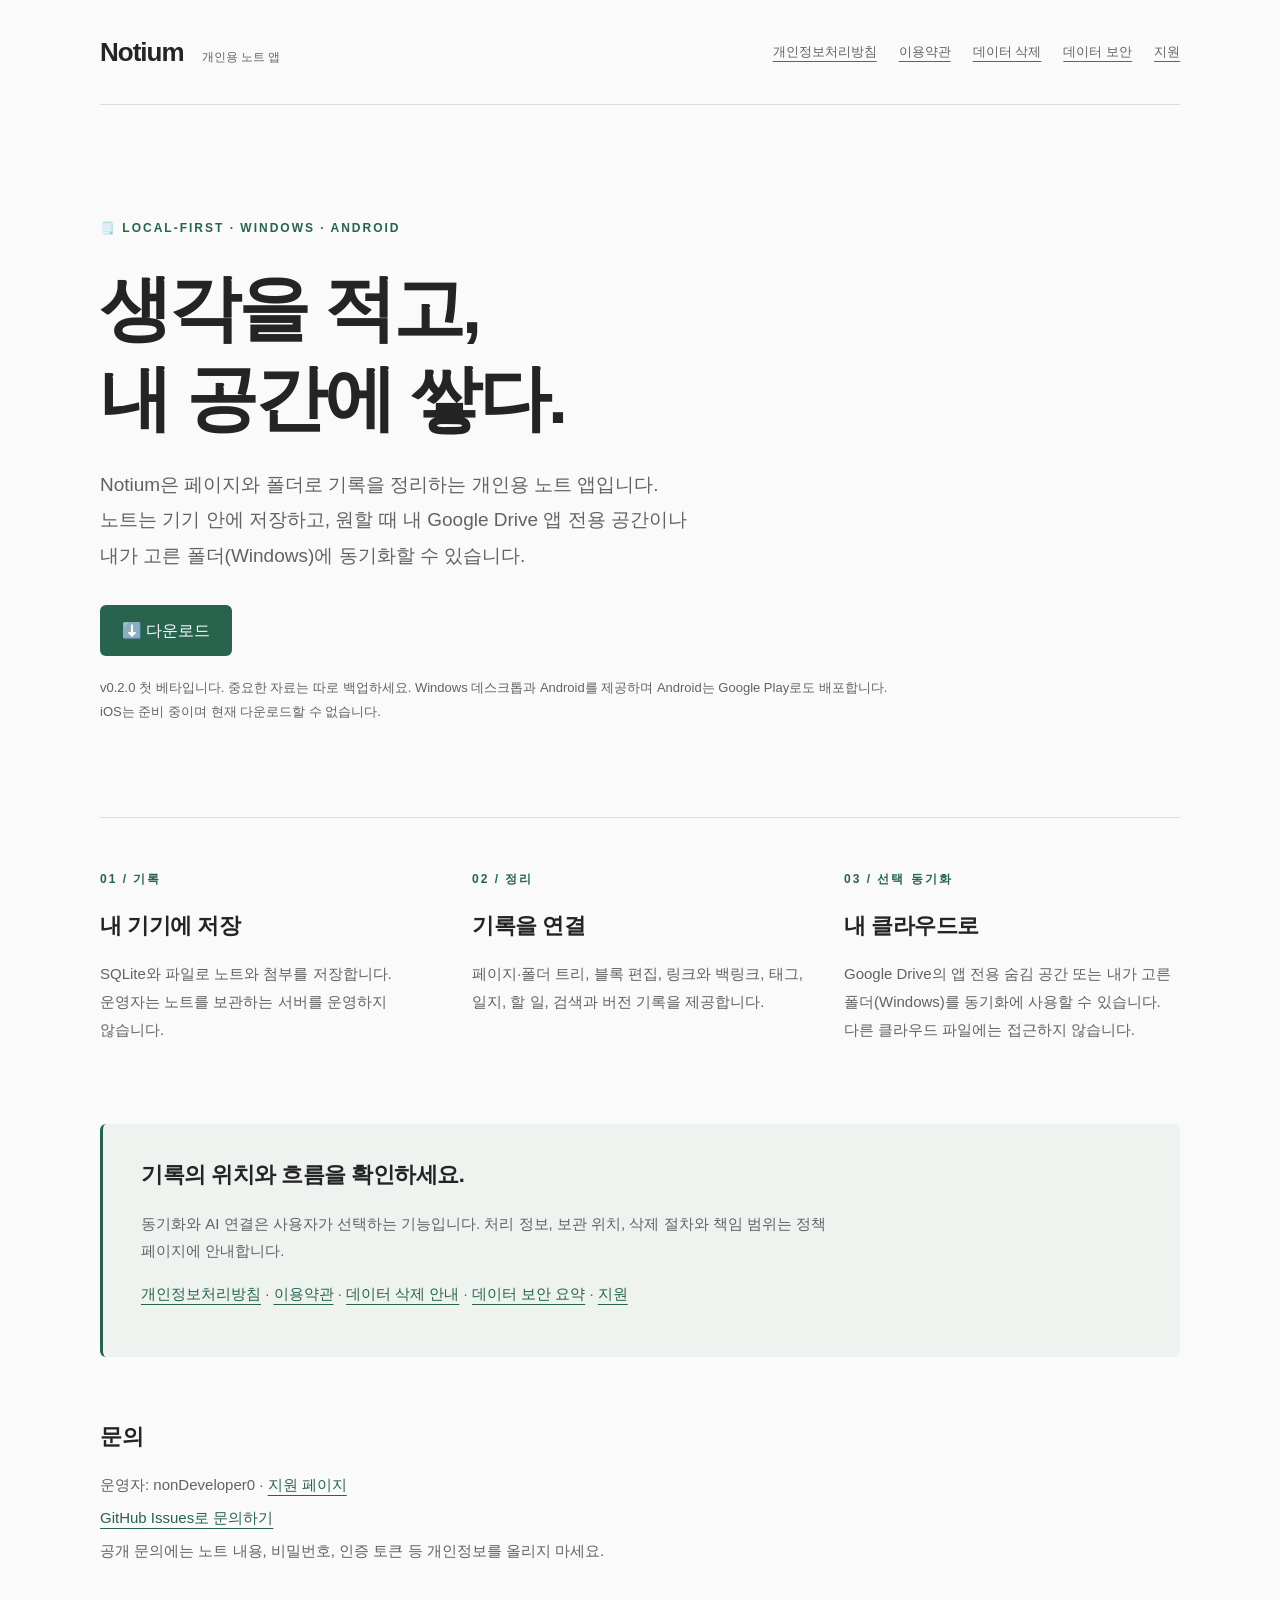
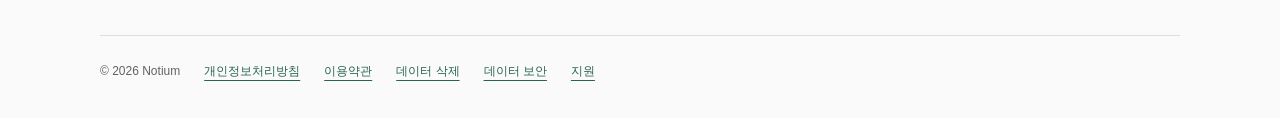
<file: index.html>
<!doctype html>
<html lang="ko">
  <head>
    <meta charset="utf-8" />
    <meta name="viewport" content="width=device-width, initial-scale=1" />
    <meta name="description" content="Notium은 기록을 기기 안에 보관하는 개인용 로컬 우선 노트 앱입니다." />
    <title>Notium — 내 기록의 자리</title>
    <link rel="stylesheet" href="style.css" />
  </head>
  <body>
    <a class="skip" href="#main">본문으로 이동</a>
    <header>
      <a class="brand" href="./">Notium<span>개인용 노트 앱</span></a>
      <nav aria-label="주 메뉴">
        <a href="privacy.html">개인정보처리방침</a><a href="terms.html">이용약관</a><a href="data-deletion.html">데이터 삭제</a><a href="data-safety.html">데이터 보안</a><a href="support.html">지원</a>
      </nav>
    </header>
    <main id="main">
      <section class="hero">
        <p class="eyebrow">🗒️ LOCAL-FIRST · WINDOWS · ANDROID</p>
        <h1>생각을 적고,<br />내 공간에 쌓다.</h1>
        <p class="lead">Notium은 페이지와 폴더로 기록을 정리하는 개인용 노트 앱입니다. 노트는 기기 안에 저장하고, 원할 때 내 Google Drive 앱 전용 공간이나 내가 고른 폴더(Windows)에 동기화할 수 있습니다.</p>
        <a class="button" href="https://github.com/nonDeveloper0/Notium-releases/releases/latest">⬇️ 다운로드</a>
        <p class="status">v0.2.0 첫 베타입니다. 중요한 자료는 따로 백업하세요. Windows 데스크톱과 Android를 제공하며 Android는 Google Play로도 배포합니다. iOS는 준비 중이며 현재 다운로드할 수 없습니다.</p>
      </section>
      <section class="features" aria-label="주요 기능">
        <article><p class="number">01 / 기록</p><h2>내 기기에 저장</h2><p>SQLite와 파일로 노트와 첨부를 저장합니다. 운영자는 노트를 보관하는 서버를 운영하지 않습니다.</p></article>
        <article><p class="number">02 / 정리</p><h2>기록을 연결</h2><p>페이지·폴더 트리, 블록 편집, 링크와 백링크, 태그, 일지, 할 일, 검색과 버전 기록을 제공합니다.</p></article>
        <article><p class="number">03 / 선택 동기화</p><h2>내 클라우드로</h2><p>Google Drive의 앱 전용 숨김 공간 또는 내가 고른 폴더(Windows)를 동기화에 사용할 수 있습니다. 다른 클라우드 파일에는 접근하지 않습니다.</p></article>
      </section>
      <section class="notice">
        <h2>기록의 위치와 흐름을 확인하세요.</h2>
        <p>동기화와 AI 연결은 사용자가 선택하는 기능입니다. 처리 정보, 보관 위치, 삭제 절차와 책임 범위는 정책 페이지에 안내합니다.</p>
        <p><a href="privacy.html">개인정보처리방침</a> · <a href="terms.html">이용약관</a> · <a href="data-deletion.html">데이터 삭제 안내</a> · <a href="data-safety.html">데이터 보안 요약</a> · <a href="support.html">지원</a></p>
      </section>
      <section class="contact">
        <h2>문의</h2><p>운영자: nonDeveloper0 · <a href="support.html">지원 페이지</a></p>
        <p><a href="https://github.com/nonDeveloper0/Notium-releases/issues">GitHub Issues로 문의하기</a></p>
        <p class="muted">공개 문의에는 노트 내용, 비밀번호, 인증 토큰 등 개인정보를 올리지 마세요.</p>
      </section>
    </main>
    <footer><span>© 2026 Notium</span><a href="privacy.html">개인정보처리방침</a><a href="terms.html">이용약관</a><a href="data-deletion.html">데이터 삭제</a><a href="data-safety.html">데이터 보안</a><a href="support.html">지원</a></footer>
  </body>
</html>
</file>
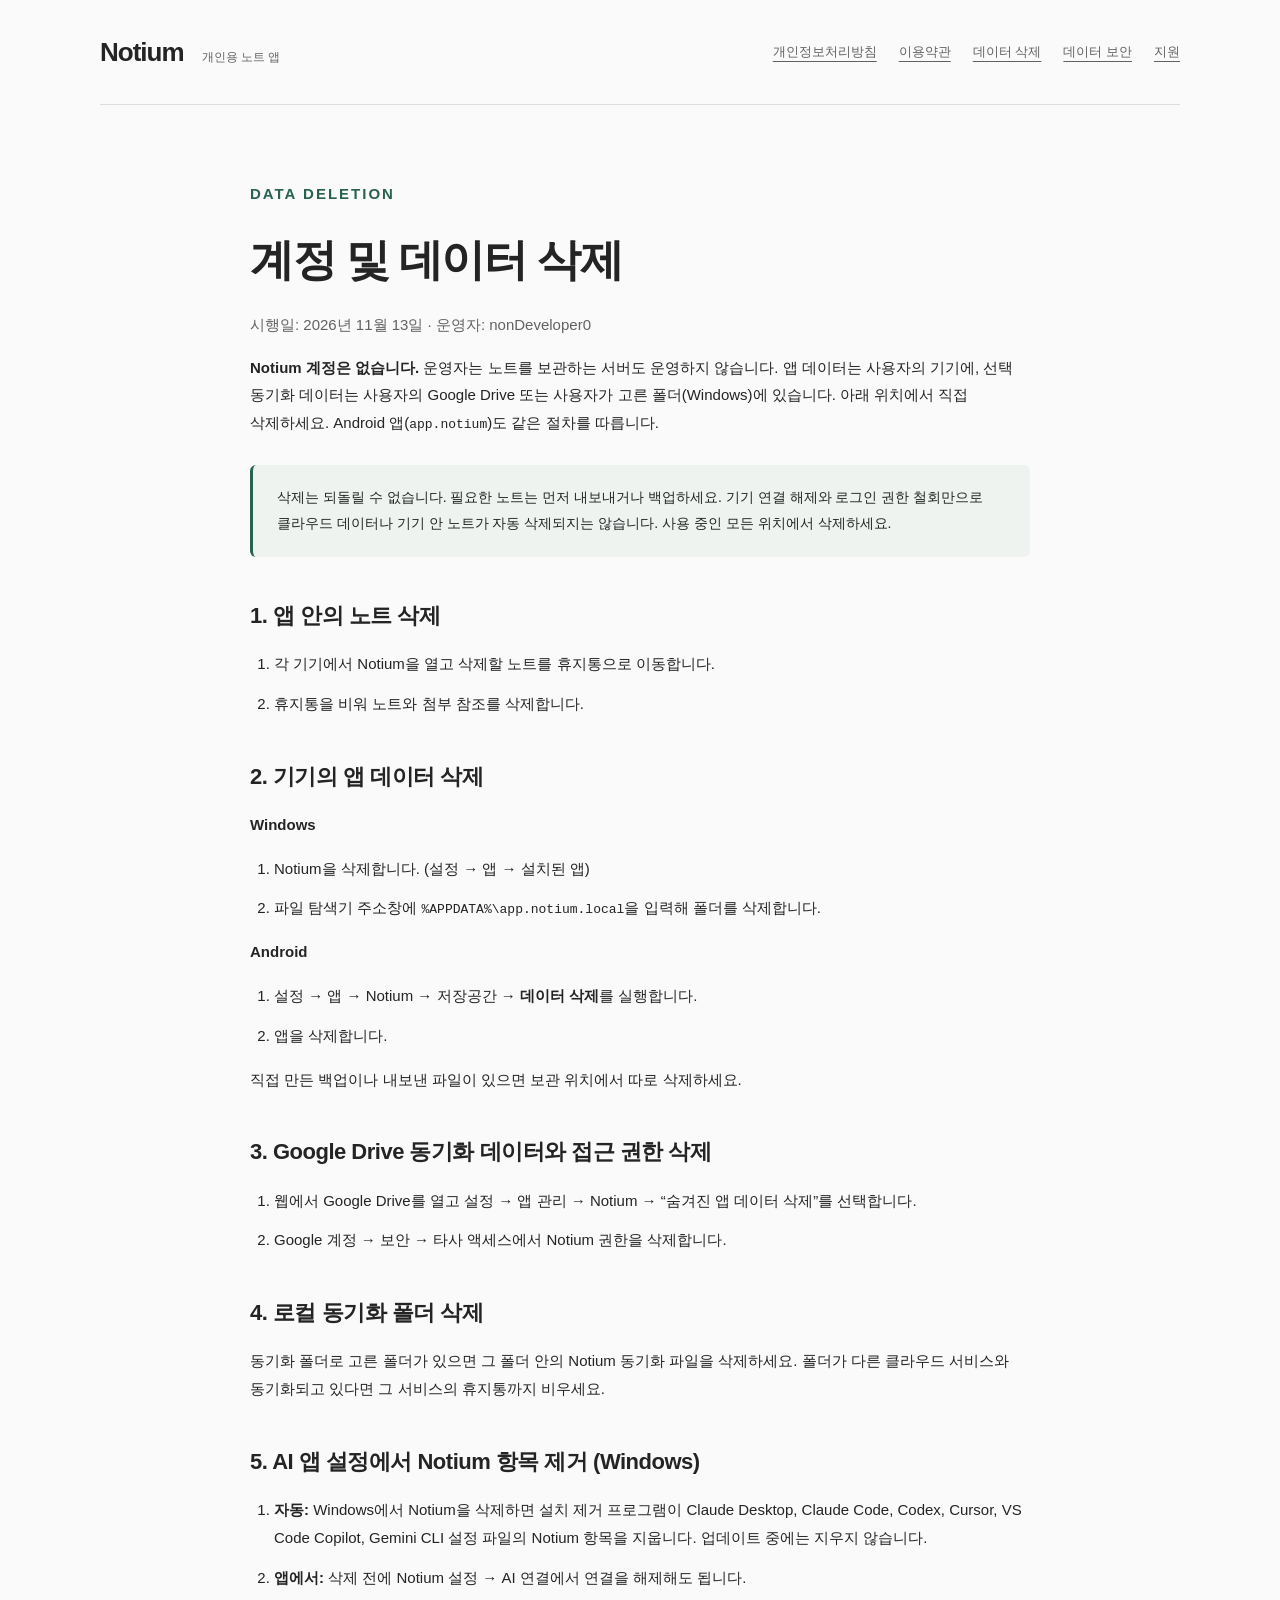
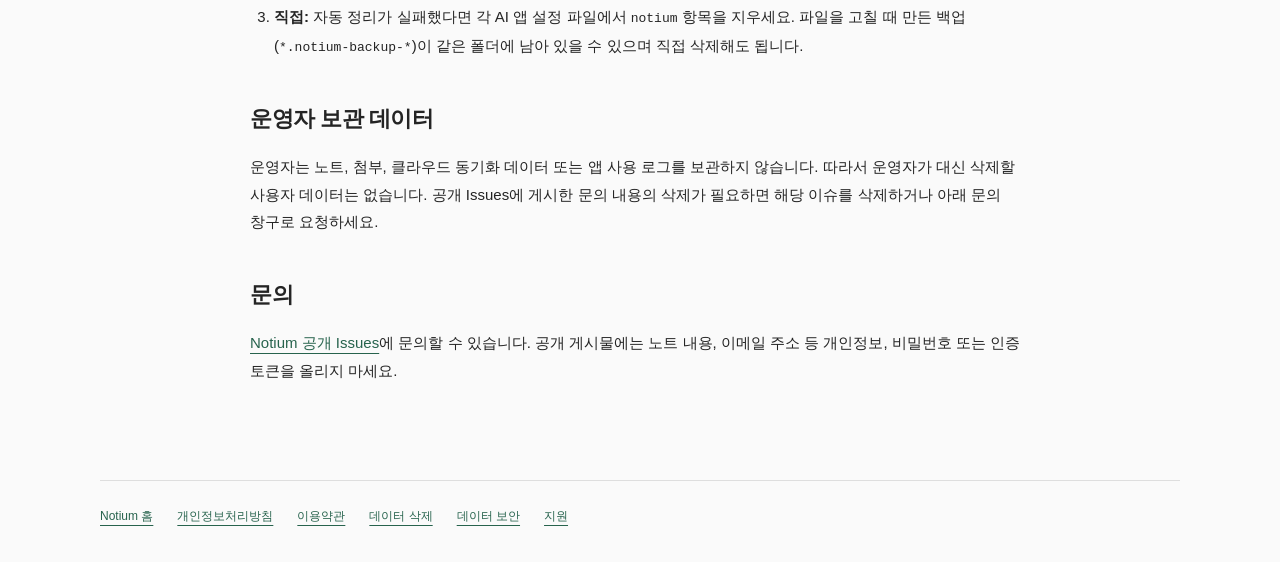
<file: data-deletion.html>
<!doctype html>
<html lang="ko">
  <head><meta charset="utf-8" /><meta name="viewport" content="width=device-width, initial-scale=1" /><title>계정 및 데이터 삭제 — Notium</title><link rel="stylesheet" href="style.css" /></head>
  <body>
    <a class="skip" href="#main">본문으로 이동</a>
    <header><a class="brand" href="./">Notium<span>개인용 노트 앱</span></a><nav aria-label="주 메뉴"><a href="privacy.html">개인정보처리방침</a><a href="terms.html">이용약관</a><a href="data-deletion.html" aria-current="page">데이터 삭제</a><a href="data-safety.html">데이터 보안</a><a href="support.html">지원</a></nav></header>
    <main id="main" class="document">
      <p class="eyebrow">DATA DELETION</p><h1>계정 및 데이터 삭제</h1><p class="muted">시행일: 2026년 11월 13일 · 운영자: nonDeveloper0</p>
      <p><strong>Notium 계정은 없습니다.</strong> 운영자는 노트를 보관하는 서버도 운영하지 않습니다. 앱 데이터는 사용자의 기기에, 선택 동기화 데이터는 사용자의 Google Drive 또는 사용자가 고른 폴더(Windows)에 있습니다. 아래 위치에서 직접 삭제하세요. Android 앱(<code>app.notium</code>)도 같은 절차를 따릅니다.</p>
      <aside>삭제는 되돌릴 수 없습니다. 필요한 노트는 먼저 내보내거나 백업하세요. 기기 연결 해제와 로그인 권한 철회만으로 클라우드 데이터나 기기 안 노트가 자동 삭제되지는 않습니다. 사용 중인 모든 위치에서 삭제하세요.</aside>
      <h2>1. 앱 안의 노트 삭제</h2><ol><li>각 기기에서 Notium을 열고 삭제할 노트를 휴지통으로 이동합니다.</li><li>휴지통을 비워 노트와 첨부 참조를 삭제합니다.</li></ol>
      <h2>2. 기기의 앱 데이터 삭제</h2>
      <p><strong>Windows</strong></p>
      <ol><li>Notium을 삭제합니다. (설정 → 앱 → 설치된 앱)</li><li>파일 탐색기 주소창에 <code>%APPDATA%\app.notium.local</code>을 입력해 폴더를 삭제합니다.</li></ol>
      <p><strong>Android</strong></p>
      <ol><li>설정 → 앱 → Notium → 저장공간 → <strong>데이터 삭제</strong>를 실행합니다.</li><li>앱을 삭제합니다.</li></ol>
      <p>직접 만든 백업이나 내보낸 파일이 있으면 보관 위치에서 따로 삭제하세요.</p>
      <h2>3. Google Drive 동기화 데이터와 접근 권한 삭제</h2><ol><li>웹에서 Google Drive를 열고 설정 → 앱 관리 → Notium → “숨겨진 앱 데이터 삭제”를 선택합니다.</li><li>Google 계정 → 보안 → 타사 액세스에서 Notium 권한을 삭제합니다.</li></ol>
      <h2>4. 로컬 동기화 폴더 삭제</h2><p>동기화 폴더로 고른 폴더가 있으면 그 폴더 안의 Notium 동기화 파일을 삭제하세요. 폴더가 다른 클라우드 서비스와 동기화되고 있다면 그 서비스의 휴지통까지 비우세요.</p>
      <h2>5. AI 앱 설정에서 Notium 항목 제거 (Windows)</h2>
      <ol><li><strong>자동:</strong> Windows에서 Notium을 삭제하면 설치 제거 프로그램이 Claude Desktop, Claude Code, Codex, Cursor, VS Code Copilot, Gemini CLI 설정 파일의 Notium 항목을 지웁니다. 업데이트 중에는 지우지 않습니다.</li><li><strong>앱에서:</strong> 삭제 전에 Notium 설정 → AI 연결에서 연결을 해제해도 됩니다.</li><li><strong>직접:</strong> 자동 정리가 실패했다면 각 AI 앱 설정 파일에서 <code>notium</code> 항목을 지우세요. 파일을 고칠 때 만든 백업(<code>*.notium-backup-*</code>)이 같은 폴더에 남아 있을 수 있으며 직접 삭제해도 됩니다.</li></ol>
      <h2>운영자 보관 데이터</h2><p>운영자는 노트, 첨부, 클라우드 동기화 데이터 또는 앱 사용 로그를 보관하지 않습니다. 따라서 운영자가 대신 삭제할 사용자 데이터는 없습니다. 공개 Issues에 게시한 문의 내용의 삭제가 필요하면 해당 이슈를 삭제하거나 아래 문의 창구로 요청하세요.</p>
      <h2>문의</h2><p><a href="https://github.com/nonDeveloper0/Notium-releases/issues">Notium 공개 Issues</a>에 문의할 수 있습니다. 공개 게시물에는 노트 내용, 이메일 주소 등 개인정보, 비밀번호 또는 인증 토큰을 올리지 마세요.</p>
    </main>
    <footer><a href="./">Notium 홈</a><a href="privacy.html">개인정보처리방침</a><a href="terms.html">이용약관</a><a href="data-deletion.html">데이터 삭제</a><a href="data-safety.html">데이터 보안</a><a href="support.html">지원</a></footer>
  </body>
</html>
</file>
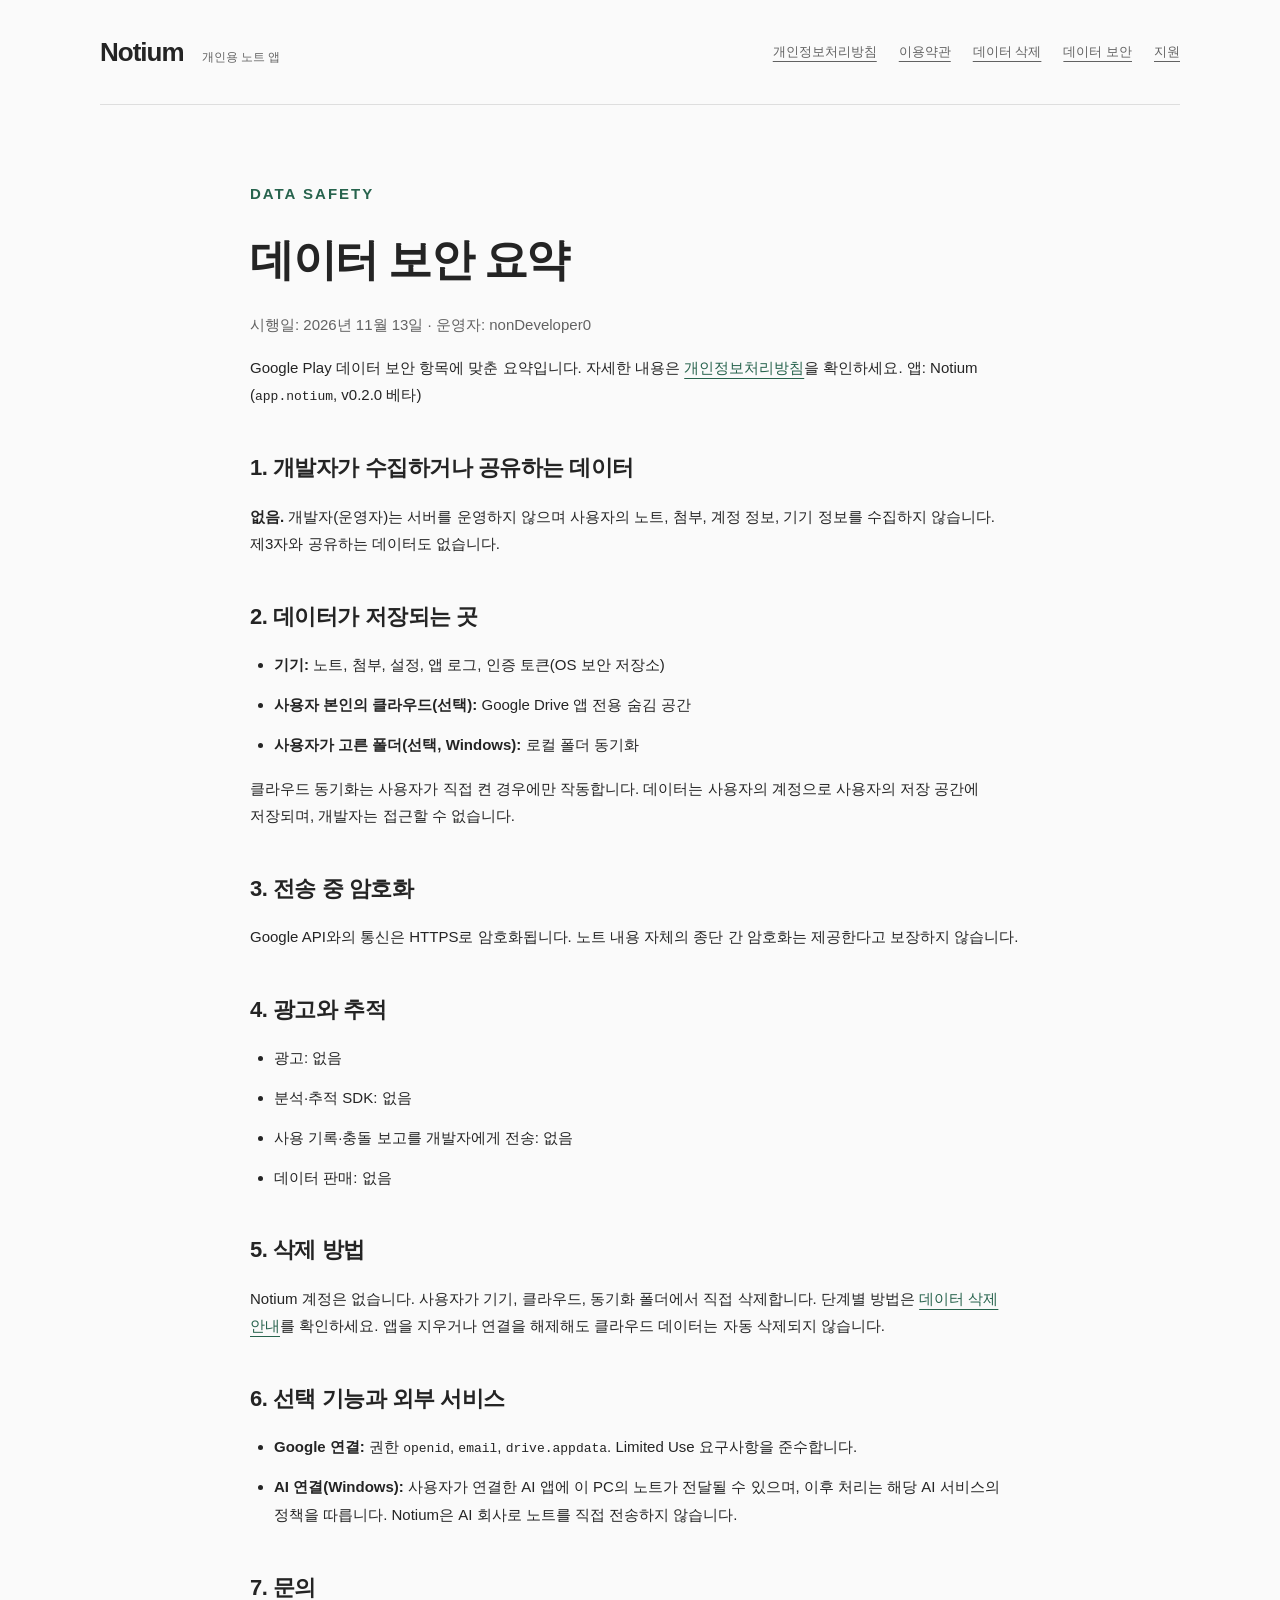
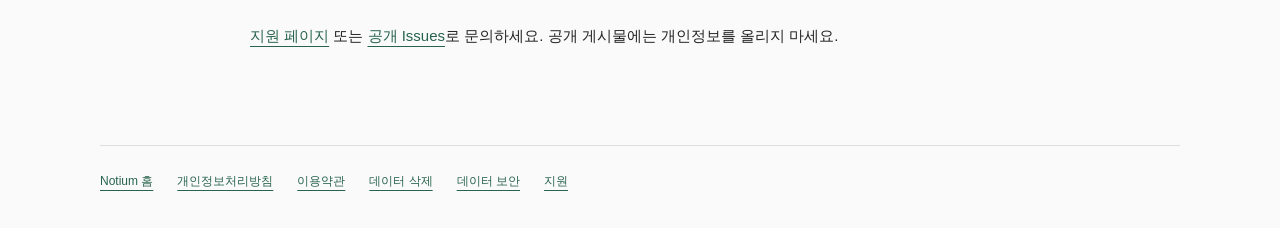
<file: data-safety.html>
<!doctype html>
<html lang="ko">
  <head><meta charset="utf-8" /><meta name="viewport" content="width=device-width, initial-scale=1" /><title>데이터 보안 요약 — Notium</title><link rel="stylesheet" href="style.css" /></head>
  <body>
    <a class="skip" href="#main">본문으로 이동</a>
    <header><a class="brand" href="./">Notium<span>개인용 노트 앱</span></a><nav aria-label="주 메뉴"><a href="privacy.html">개인정보처리방침</a><a href="terms.html">이용약관</a><a href="data-deletion.html">데이터 삭제</a><a href="data-safety.html" aria-current="page">데이터 보안</a><a href="support.html">지원</a></nav></header>
    <main id="main" class="document">
      <p class="eyebrow">DATA SAFETY</p><h1>데이터 보안 요약</h1><p class="muted">시행일: 2026년 11월 13일 · 운영자: nonDeveloper0</p>
      <p>Google Play 데이터 보안 항목에 맞춘 요약입니다. 자세한 내용은 <a href="privacy.html">개인정보처리방침</a>을 확인하세요. 앱: Notium (<code>app.notium</code>, v0.2.0 베타)</p>
      <h2>1. 개발자가 수집하거나 공유하는 데이터</h2>
      <p><strong>없음.</strong> 개발자(운영자)는 서버를 운영하지 않으며 사용자의 노트, 첨부, 계정 정보, 기기 정보를 수집하지 않습니다. 제3자와 공유하는 데이터도 없습니다.</p>
      <h2>2. 데이터가 저장되는 곳</h2>
      <ul>
        <li><strong>기기:</strong> 노트, 첨부, 설정, 앱 로그, 인증 토큰(OS 보안 저장소)</li>
        <li><strong>사용자 본인의 클라우드(선택):</strong> Google Drive 앱 전용 숨김 공간</li>
        <li><strong>사용자가 고른 폴더(선택, Windows):</strong> 로컬 폴더 동기화</li>
      </ul>
      <p>클라우드 동기화는 사용자가 직접 켠 경우에만 작동합니다. 데이터는 사용자의 계정으로 사용자의 저장 공간에 저장되며, 개발자는 접근할 수 없습니다.</p>
      <h2>3. 전송 중 암호화</h2>
      <p>Google API와의 통신은 HTTPS로 암호화됩니다. 노트 내용 자체의 종단 간 암호화는 제공한다고 보장하지 않습니다.</p>
      <h2>4. 광고와 추적</h2>
      <ul><li>광고: 없음</li><li>분석·추적 SDK: 없음</li><li>사용 기록·충돌 보고를 개발자에게 전송: 없음</li><li>데이터 판매: 없음</li></ul>
      <h2>5. 삭제 방법</h2>
      <p>Notium 계정은 없습니다. 사용자가 기기, 클라우드, 동기화 폴더에서 직접 삭제합니다. 단계별 방법은 <a href="data-deletion.html">데이터 삭제 안내</a>를 확인하세요. 앱을 지우거나 연결을 해제해도 클라우드 데이터는 자동 삭제되지 않습니다.</p>
      <h2>6. 선택 기능과 외부 서비스</h2>
      <ul><li><strong>Google 연결:</strong> 권한 <code>openid</code>, <code>email</code>, <code>drive.appdata</code>. Limited Use 요구사항을 준수합니다.</li><li><strong>AI 연결(Windows):</strong> 사용자가 연결한 AI 앱에 이 PC의 노트가 전달될 수 있으며, 이후 처리는 해당 AI 서비스의 정책을 따릅니다. Notium은 AI 회사로 노트를 직접 전송하지 않습니다.</li></ul>
      <h2>7. 문의</h2><p><a href="support.html">지원 페이지</a> 또는 <a href="https://github.com/nonDeveloper0/Notium-releases/issues">공개 Issues</a>로 문의하세요. 공개 게시물에는 개인정보를 올리지 마세요.</p>
    </main>
    <footer><a href="./">Notium 홈</a><a href="privacy.html">개인정보처리방침</a><a href="terms.html">이용약관</a><a href="data-deletion.html">데이터 삭제</a><a href="data-safety.html">데이터 보안</a><a href="support.html">지원</a></footer>
  </body>
</html>
</file>
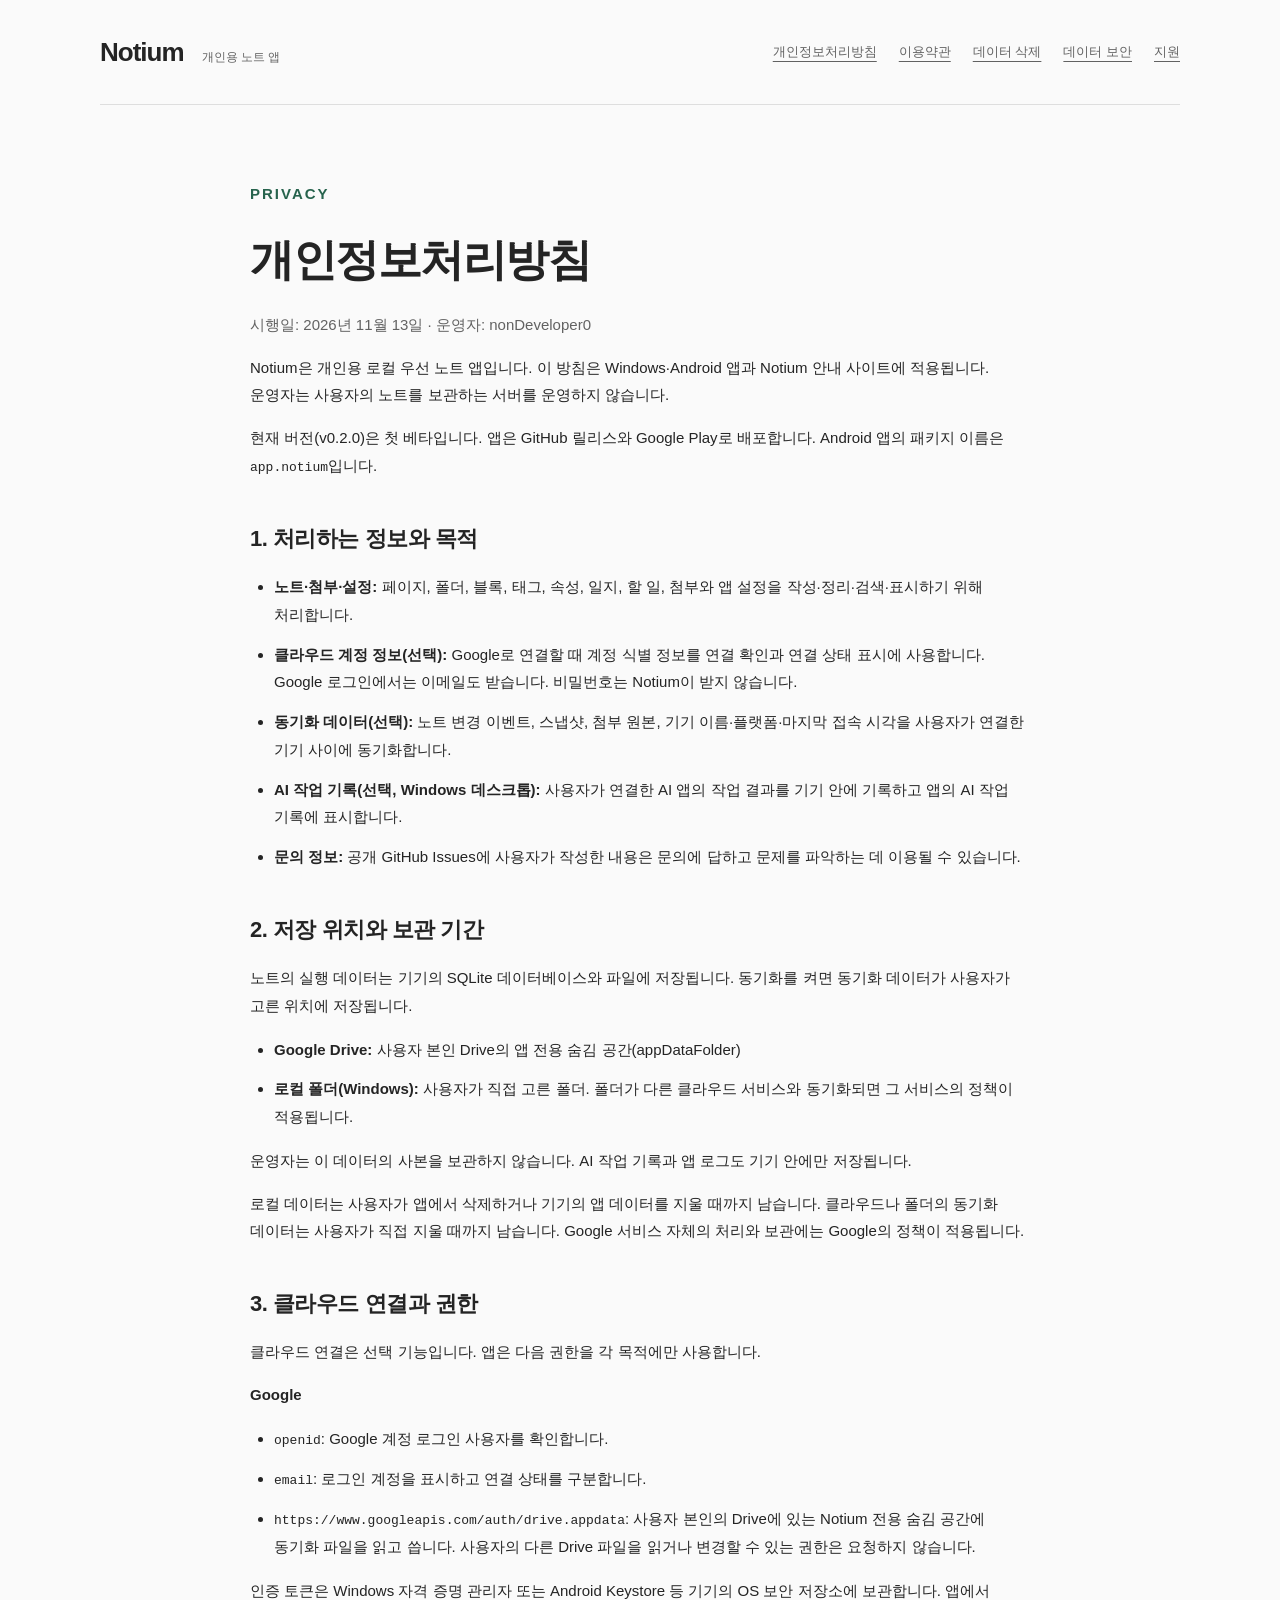
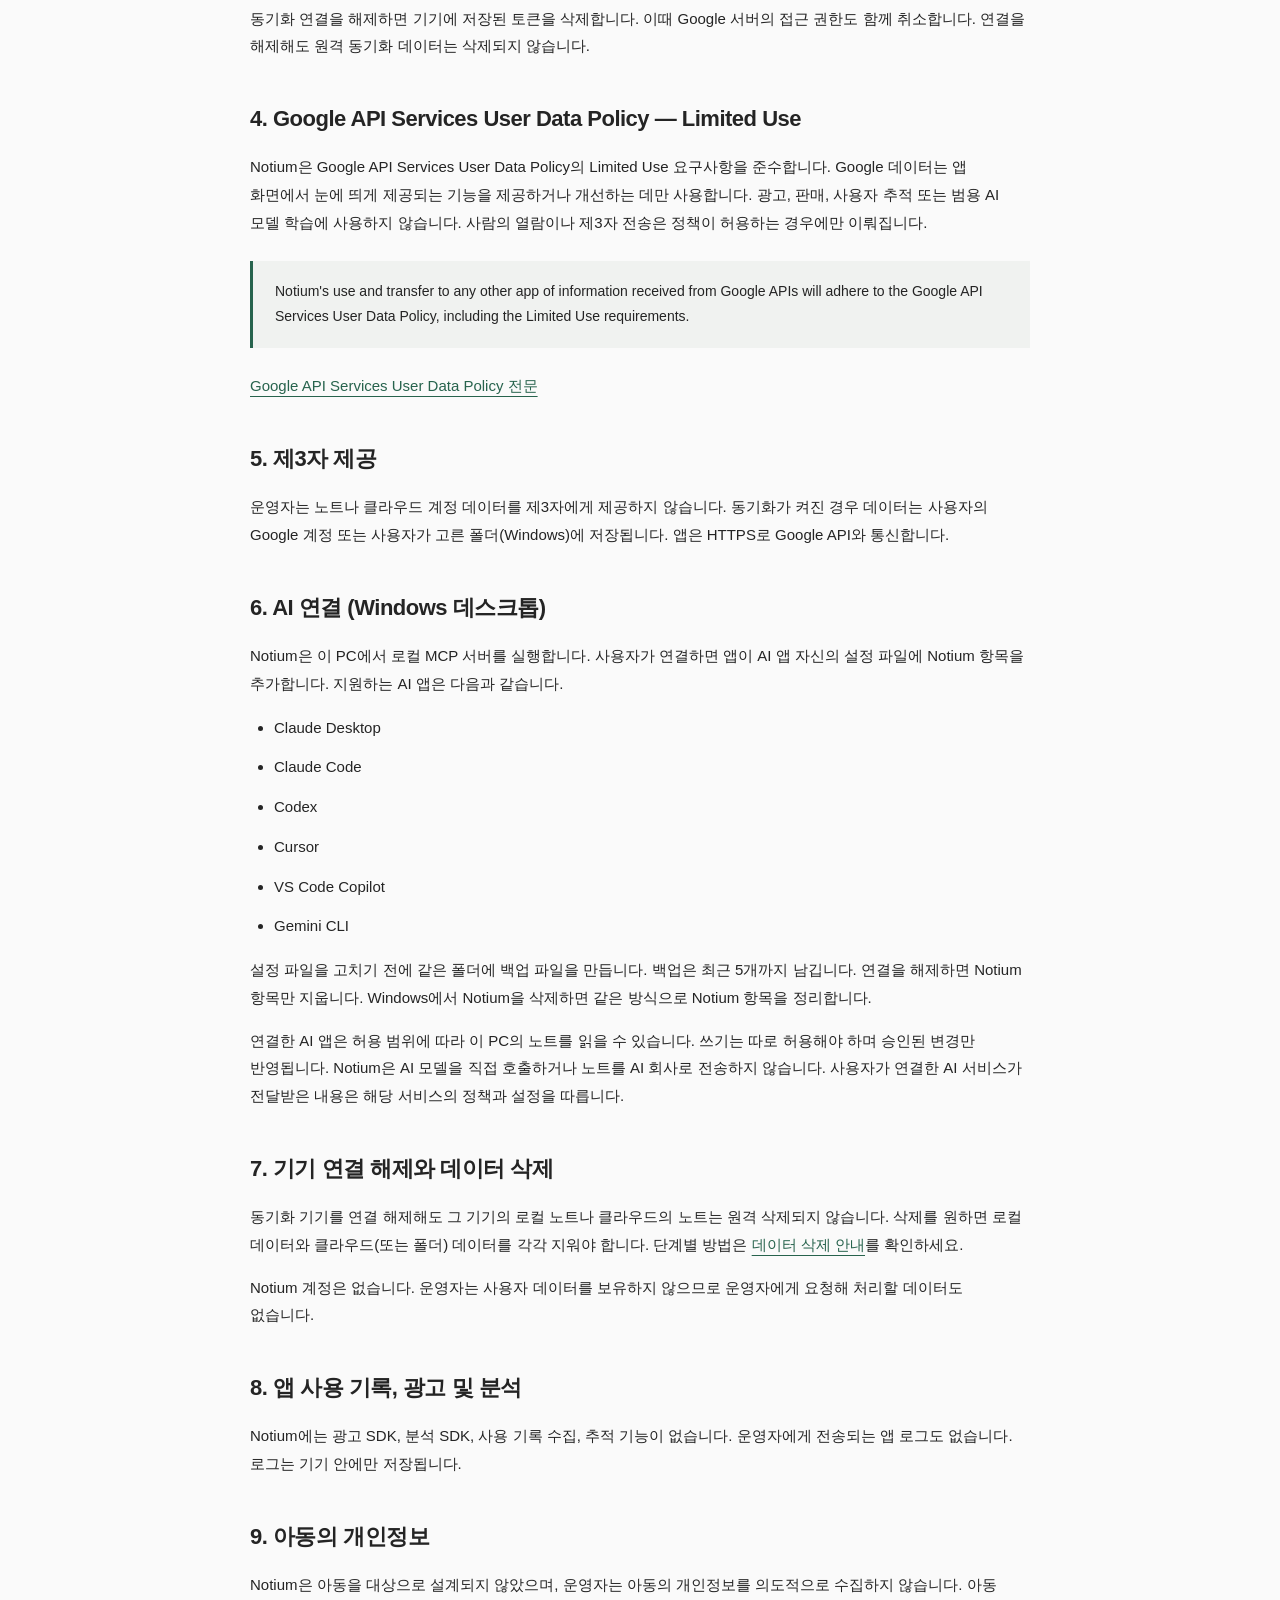
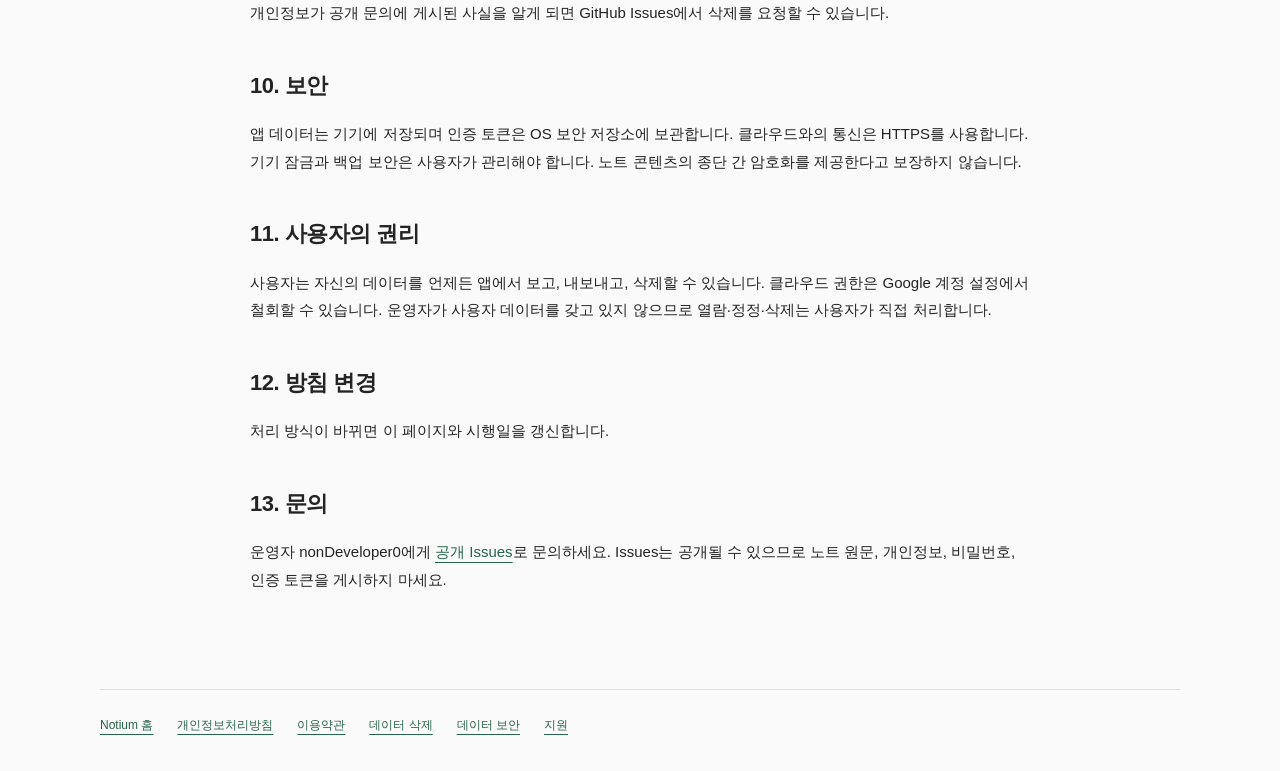
<file: privacy.html>
<!doctype html>
<html lang="ko">
  <head><meta charset="utf-8" /><meta name="viewport" content="width=device-width, initial-scale=1" /><title>개인정보처리방침 — Notium</title><link rel="stylesheet" href="style.css" /></head>
  <body>
    <a class="skip" href="#main">본문으로 이동</a>
    <header><a class="brand" href="./">Notium<span>개인용 노트 앱</span></a><nav aria-label="주 메뉴"><a href="privacy.html" aria-current="page">개인정보처리방침</a><a href="terms.html">이용약관</a><a href="data-deletion.html">데이터 삭제</a><a href="data-safety.html">데이터 보안</a><a href="support.html">지원</a></nav></header>
    <main id="main" class="document">
      <p class="eyebrow">PRIVACY</p><h1>개인정보처리방침</h1><p class="muted">시행일: 2026년 11월 13일 · 운영자: nonDeveloper0</p>
      <p>Notium은 개인용 로컬 우선 노트 앱입니다. 이 방침은 Windows·Android 앱과 Notium 안내 사이트에 적용됩니다. 운영자는 사용자의 노트를 보관하는 서버를 운영하지 않습니다.</p>
      <p>현재 버전(v0.2.0)은 첫 베타입니다. 앱은 GitHub 릴리스와 Google Play로 배포합니다. Android 앱의 패키지 이름은 <code>app.notium</code>입니다.</p>
      <h2>1. 처리하는 정보와 목적</h2>
      <ul>
        <li><strong>노트·첨부·설정:</strong> 페이지, 폴더, 블록, 태그, 속성, 일지, 할 일, 첨부와 앱 설정을 작성·정리·검색·표시하기 위해 처리합니다.</li>
        <li><strong>클라우드 계정 정보(선택):</strong> Google로 연결할 때 계정 식별 정보를 연결 확인과 연결 상태 표시에 사용합니다. Google 로그인에서는 이메일도 받습니다. 비밀번호는 Notium이 받지 않습니다.</li>
        <li><strong>동기화 데이터(선택):</strong> 노트 변경 이벤트, 스냅샷, 첨부 원본, 기기 이름·플랫폼·마지막 접속 시각을 사용자가 연결한 기기 사이에 동기화합니다.</li>
        <li><strong>AI 작업 기록(선택, Windows 데스크톱):</strong> 사용자가 연결한 AI 앱의 작업 결과를 기기 안에 기록하고 앱의 AI 작업 기록에 표시합니다.</li>
        <li><strong>문의 정보:</strong> 공개 GitHub Issues에 사용자가 작성한 내용은 문의에 답하고 문제를 파악하는 데 이용될 수 있습니다.</li>
      </ul>
      <h2>2. 저장 위치와 보관 기간</h2>
      <p>노트의 실행 데이터는 기기의 SQLite 데이터베이스와 파일에 저장됩니다. 동기화를 켜면 동기화 데이터가 사용자가 고른 위치에 저장됩니다.</p>
      <ul>
        <li><strong>Google Drive:</strong> 사용자 본인 Drive의 앱 전용 숨김 공간(appDataFolder)</li>
        <li><strong>로컬 폴더(Windows):</strong> 사용자가 직접 고른 폴더. 폴더가 다른 클라우드 서비스와 동기화되면 그 서비스의 정책이 적용됩니다.</li>
      </ul>
      <p>운영자는 이 데이터의 사본을 보관하지 않습니다. AI 작업 기록과 앱 로그도 기기 안에만 저장됩니다.</p>
      <p>로컬 데이터는 사용자가 앱에서 삭제하거나 기기의 앱 데이터를 지울 때까지 남습니다. 클라우드나 폴더의 동기화 데이터는 사용자가 직접 지울 때까지 남습니다. Google 서비스 자체의 처리와 보관에는 Google의 정책이 적용됩니다.</p>
      <h2>3. 클라우드 연결과 권한</h2>
      <p>클라우드 연결은 선택 기능입니다. 앱은 다음 권한을 각 목적에만 사용합니다.</p>
      <p><strong>Google</strong></p>
      <ul><li><code>openid</code>: Google 계정 로그인 사용자를 확인합니다.</li><li><code>email</code>: 로그인 계정을 표시하고 연결 상태를 구분합니다.</li><li><code>https://www.googleapis.com/auth/drive.appdata</code>: 사용자 본인의 Drive에 있는 Notium 전용 숨김 공간에 동기화 파일을 읽고 씁니다. 사용자의 다른 Drive 파일을 읽거나 변경할 수 있는 권한은 요청하지 않습니다.</li></ul>
      <p>인증 토큰은 Windows 자격 증명 관리자 또는 Android Keystore 등 기기의 OS 보안 저장소에 보관합니다. 앱에서 동기화 연결을 해제하면 기기에 저장된 토큰을 삭제합니다. 이때 Google 서버의 접근 권한도 함께 취소합니다. 연결을 해제해도 원격 동기화 데이터는 삭제되지 않습니다.</p>
      <h2>4. Google API Services User Data Policy — Limited Use</h2>
      <p>Notium은 Google API Services User Data Policy의 Limited Use 요구사항을 준수합니다. Google 데이터는 앱 화면에서 눈에 띄게 제공되는 기능을 제공하거나 개선하는 데만 사용합니다. 광고, 판매, 사용자 추적 또는 범용 AI 모델 학습에 사용하지 않습니다. 사람의 열람이나 제3자 전송은 정책이 허용하는 경우에만 이뤄집니다.</p>
      <blockquote>Notium's use and transfer to any other app of information received from Google APIs will adhere to the Google API Services User Data Policy, including the Limited Use requirements.</blockquote>
      <p><a href="https://developers.google.com/terms/api-services-user-data-policy">Google API Services User Data Policy 전문</a></p>
      <h2>5. 제3자 제공</h2>
      <p>운영자는 노트나 클라우드 계정 데이터를 제3자에게 제공하지 않습니다. 동기화가 켜진 경우 데이터는 사용자의 Google 계정 또는 사용자가 고른 폴더(Windows)에 저장됩니다. 앱은 HTTPS로 Google API와 통신합니다.</p>
      <h2>6. AI 연결 (Windows 데스크톱)</h2>
      <p>Notium은 이 PC에서 로컬 MCP 서버를 실행합니다. 사용자가 연결하면 앱이 AI 앱 자신의 설정 파일에 Notium 항목을 추가합니다. 지원하는 AI 앱은 다음과 같습니다.</p>
      <ul><li>Claude Desktop</li><li>Claude Code</li><li>Codex</li><li>Cursor</li><li>VS Code Copilot</li><li>Gemini CLI</li></ul>
      <p>설정 파일을 고치기 전에 같은 폴더에 백업 파일을 만듭니다. 백업은 최근 5개까지 남깁니다. 연결을 해제하면 Notium 항목만 지웁니다. Windows에서 Notium을 삭제하면 같은 방식으로 Notium 항목을 정리합니다.</p>
      <p>연결한 AI 앱은 허용 범위에 따라 이 PC의 노트를 읽을 수 있습니다. 쓰기는 따로 허용해야 하며 승인된 변경만 반영됩니다. Notium은 AI 모델을 직접 호출하거나 노트를 AI 회사로 전송하지 않습니다. 사용자가 연결한 AI 서비스가 전달받은 내용은 해당 서비스의 정책과 설정을 따릅니다.</p>
      <h2>7. 기기 연결 해제와 데이터 삭제</h2>
      <p>동기화 기기를 연결 해제해도 그 기기의 로컬 노트나 클라우드의 노트는 원격 삭제되지 않습니다. 삭제를 원하면 로컬 데이터와 클라우드(또는 폴더) 데이터를 각각 지워야 합니다. 단계별 방법은 <a href="data-deletion.html">데이터 삭제 안내</a>를 확인하세요.</p>
      <p>Notium 계정은 없습니다. 운영자는 사용자 데이터를 보유하지 않으므로 운영자에게 요청해 처리할 데이터도 없습니다.</p>
      <h2>8. 앱 사용 기록, 광고 및 분석</h2>
      <p>Notium에는 광고 SDK, 분석 SDK, 사용 기록 수집, 추적 기능이 없습니다. 운영자에게 전송되는 앱 로그도 없습니다. 로그는 기기 안에만 저장됩니다.</p>
      <h2>9. 아동의 개인정보</h2>
      <p>Notium은 아동을 대상으로 설계되지 않았으며, 운영자는 아동의 개인정보를 의도적으로 수집하지 않습니다. 아동 개인정보가 공개 문의에 게시된 사실을 알게 되면 GitHub Issues에서 삭제를 요청할 수 있습니다.</p>
      <h2>10. 보안</h2>
      <p>앱 데이터는 기기에 저장되며 인증 토큰은 OS 보안 저장소에 보관합니다. 클라우드와의 통신은 HTTPS를 사용합니다. 기기 잠금과 백업 보안은 사용자가 관리해야 합니다. 노트 콘텐츠의 종단 간 암호화를 제공한다고 보장하지 않습니다.</p>
      <h2>11. 사용자의 권리</h2>
      <p>사용자는 자신의 데이터를 언제든 앱에서 보고, 내보내고, 삭제할 수 있습니다. 클라우드 권한은 Google 계정 설정에서 철회할 수 있습니다. 운영자가 사용자 데이터를 갖고 있지 않으므로 열람·정정·삭제는 사용자가 직접 처리합니다.</p>
      <h2>12. 방침 변경</h2>
      <p>처리 방식이 바뀌면 이 페이지와 시행일을 갱신합니다.</p>
      <h2>13. 문의</h2>
      <p>운영자 nonDeveloper0에게 <a href="https://github.com/nonDeveloper0/Notium-releases/issues">공개 Issues</a>로 문의하세요. Issues는 공개될 수 있으므로 노트 원문, 개인정보, 비밀번호, 인증 토큰을 게시하지 마세요.</p>
    </main>
    <footer><a href="./">Notium 홈</a><a href="privacy.html">개인정보처리방침</a><a href="terms.html">이용약관</a><a href="data-deletion.html">데이터 삭제</a><a href="data-safety.html">데이터 보안</a><a href="support.html">지원</a></footer>
  </body>
</html>
</file>
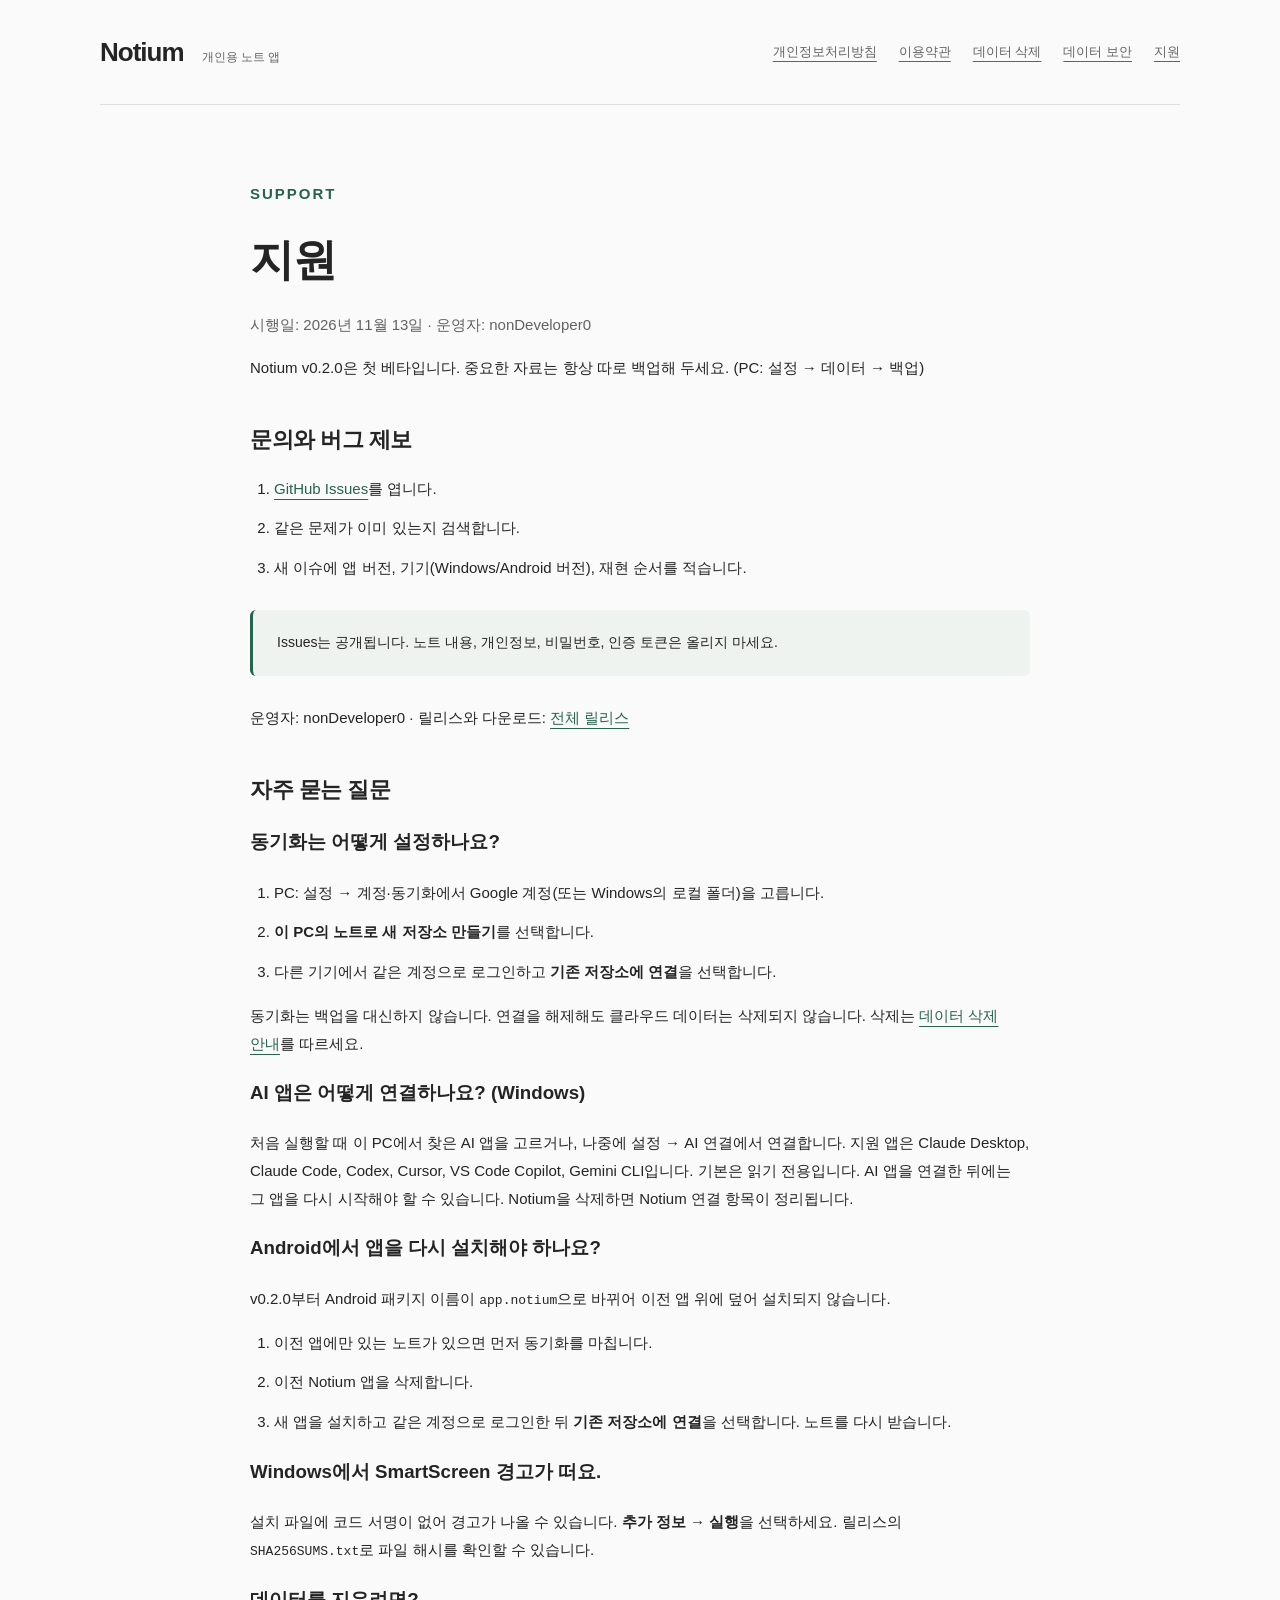
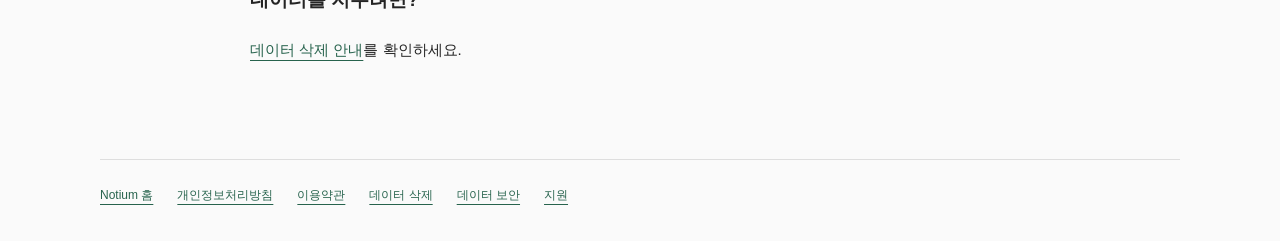
<file: support.html>
<!doctype html>
<html lang="ko">
  <head><meta charset="utf-8" /><meta name="viewport" content="width=device-width, initial-scale=1" /><title>지원 — Notium</title><link rel="stylesheet" href="style.css" /></head>
  <body>
    <a class="skip" href="#main">본문으로 이동</a>
    <header><a class="brand" href="./">Notium<span>개인용 노트 앱</span></a><nav aria-label="주 메뉴"><a href="privacy.html">개인정보처리방침</a><a href="terms.html">이용약관</a><a href="data-deletion.html">데이터 삭제</a><a href="data-safety.html">데이터 보안</a><a href="support.html" aria-current="page">지원</a></nav></header>
    <main id="main" class="document">
      <p class="eyebrow">SUPPORT</p><h1>지원</h1><p class="muted">시행일: 2026년 11월 13일 · 운영자: nonDeveloper0</p>
      <p>Notium v0.2.0은 첫 베타입니다. 중요한 자료는 항상 따로 백업해 두세요. (PC: 설정 → 데이터 → 백업)</p>
      <h2>문의와 버그 제보</h2>
      <ol><li><a href="https://github.com/nonDeveloper0/Notium-releases/issues">GitHub Issues</a>를 엽니다.</li><li>같은 문제가 이미 있는지 검색합니다.</li><li>새 이슈에 앱 버전, 기기(Windows/Android 버전), 재현 순서를 적습니다.</li></ol>
      <aside>Issues는 공개됩니다. 노트 내용, 개인정보, 비밀번호, 인증 토큰은 올리지 마세요.</aside>
      <p>운영자: nonDeveloper0 · 릴리스와 다운로드: <a href="https://github.com/nonDeveloper0/Notium-releases/releases">전체 릴리스</a></p>
      <h2>자주 묻는 질문</h2>
      <h3>동기화는 어떻게 설정하나요?</h3>
      <ol><li>PC: 설정 → 계정·동기화에서 Google 계정(또는 Windows의 로컬 폴더)을 고릅니다.</li><li><strong>이 PC의 노트로 새 저장소 만들기</strong>를 선택합니다.</li><li>다른 기기에서 같은 계정으로 로그인하고 <strong>기존 저장소에 연결</strong>을 선택합니다.</li></ol>
      <p>동기화는 백업을 대신하지 않습니다. 연결을 해제해도 클라우드 데이터는 삭제되지 않습니다. 삭제는 <a href="data-deletion.html">데이터 삭제 안내</a>를 따르세요.</p>
      <h3>AI 앱은 어떻게 연결하나요? (Windows)</h3>
      <p>처음 실행할 때 이 PC에서 찾은 AI 앱을 고르거나, 나중에 설정 → AI 연결에서 연결합니다. 지원 앱은 Claude Desktop, Claude Code, Codex, Cursor, VS Code Copilot, Gemini CLI입니다. 기본은 읽기 전용입니다. AI 앱을 연결한 뒤에는 그 앱을 다시 시작해야 할 수 있습니다. Notium을 삭제하면 Notium 연결 항목이 정리됩니다.</p>
      <h3>Android에서 앱을 다시 설치해야 하나요?</h3>
      <p>v0.2.0부터 Android 패키지 이름이 <code>app.notium</code>으로 바뀌어 이전 앱 위에 덮어 설치되지 않습니다.</p>
      <ol><li>이전 앱에만 있는 노트가 있으면 먼저 동기화를 마칩니다.</li><li>이전 Notium 앱을 삭제합니다.</li><li>새 앱을 설치하고 같은 계정으로 로그인한 뒤 <strong>기존 저장소에 연결</strong>을 선택합니다. 노트를 다시 받습니다.</li></ol>
      <h3>Windows에서 SmartScreen 경고가 떠요.</h3>
      <p>설치 파일에 코드 서명이 없어 경고가 나올 수 있습니다. <strong>추가 정보 → 실행</strong>을 선택하세요. 릴리스의 <code>SHA256SUMS.txt</code>로 파일 해시를 확인할 수 있습니다.</p>
      <h3>데이터를 지우려면?</h3><p><a href="data-deletion.html">데이터 삭제 안내</a>를 확인하세요.</p>
    </main>
    <footer><a href="./">Notium 홈</a><a href="privacy.html">개인정보처리방침</a><a href="terms.html">이용약관</a><a href="data-deletion.html">데이터 삭제</a><a href="data-safety.html">데이터 보안</a><a href="support.html">지원</a></footer>
  </body>
</html>
</file>
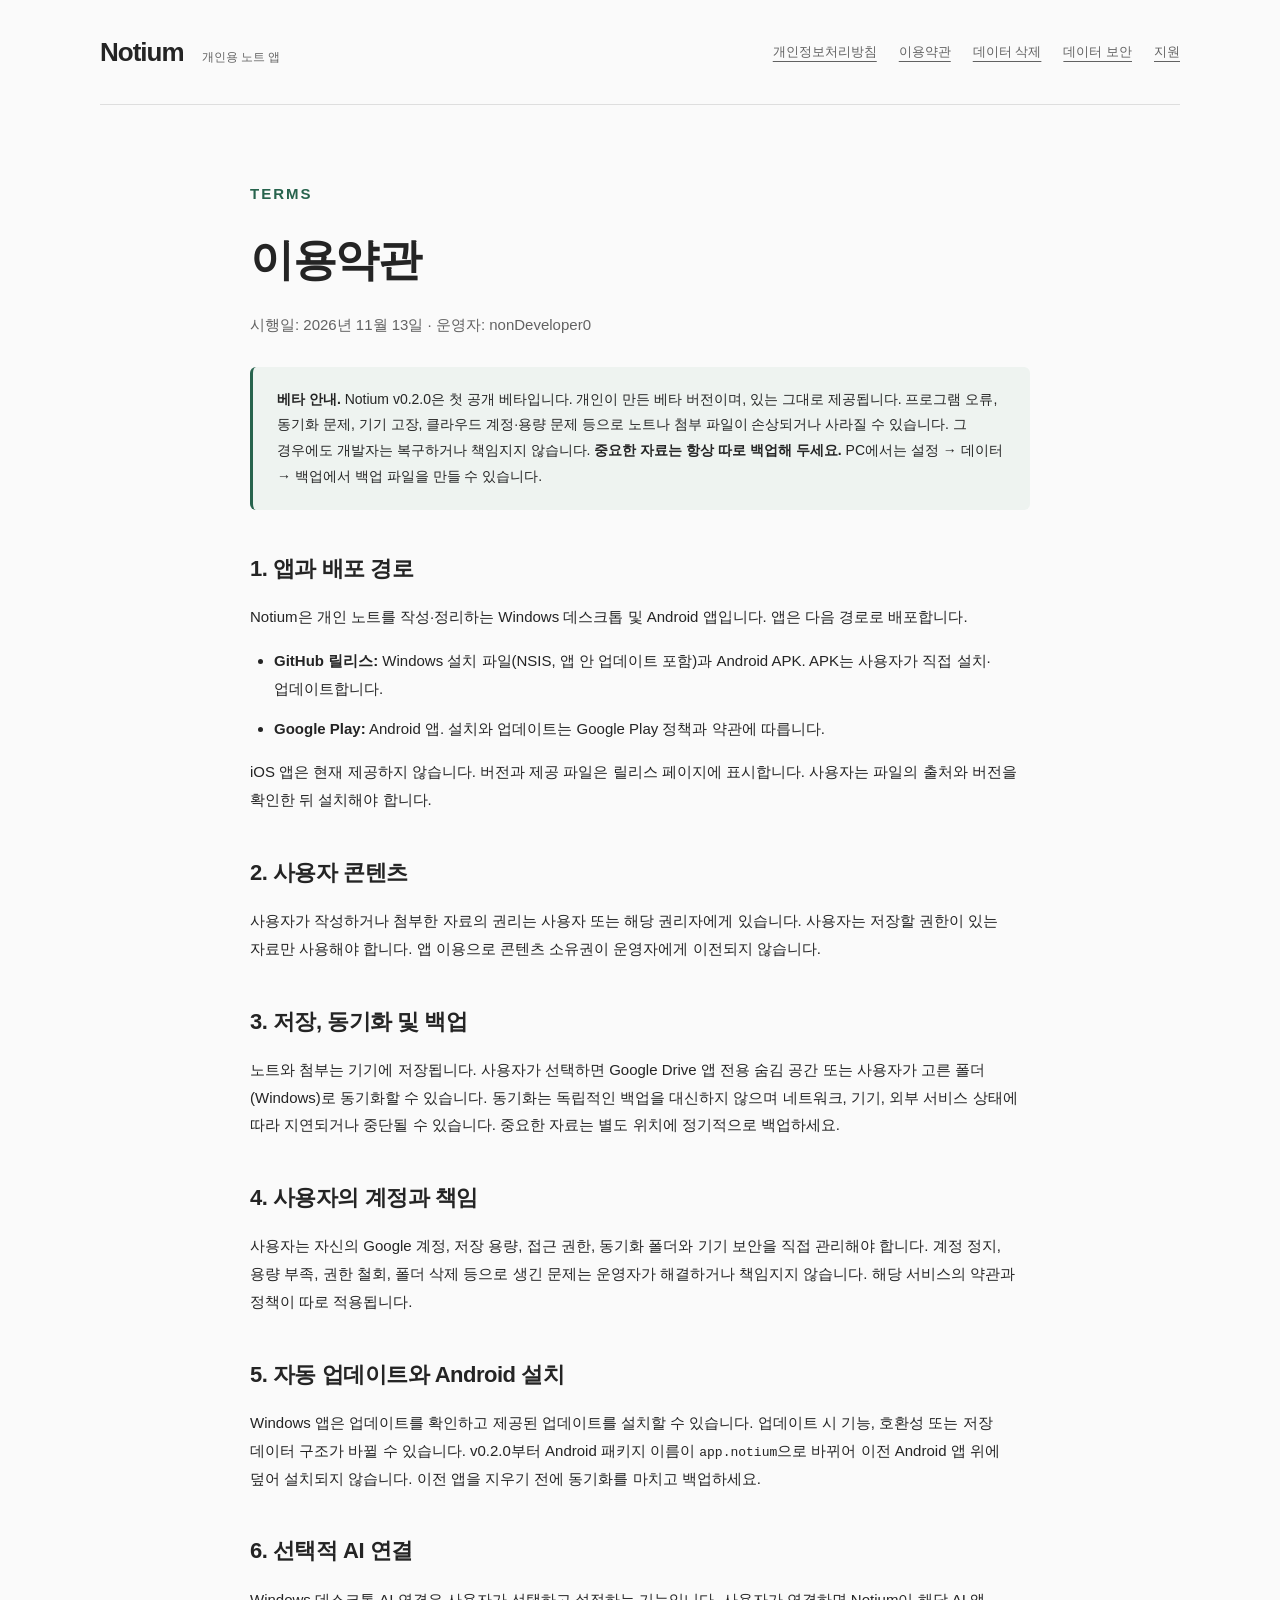
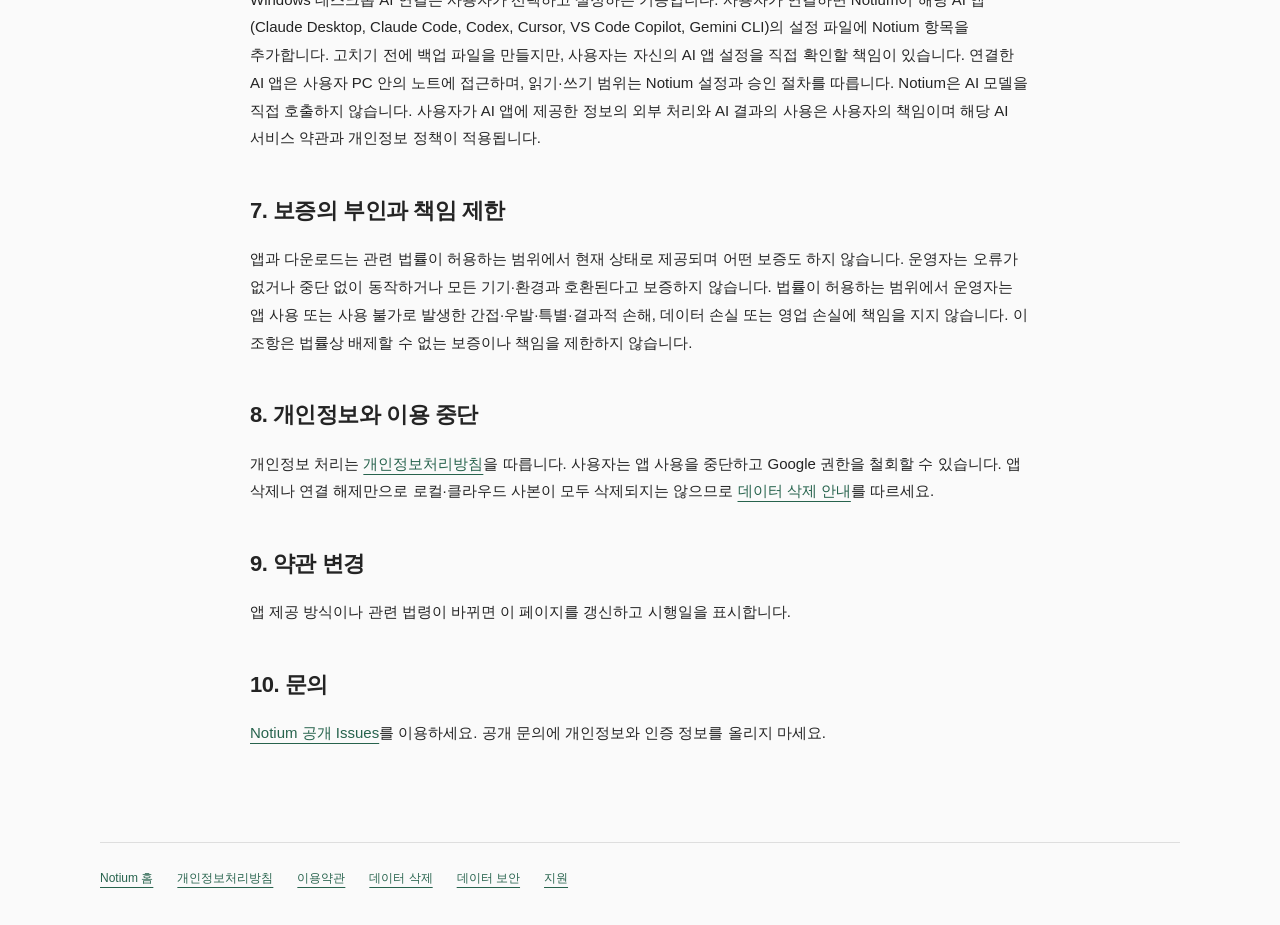
<file: terms.html>
<!doctype html>
<html lang="ko">
  <head><meta charset="utf-8" /><meta name="viewport" content="width=device-width, initial-scale=1" /><title>이용약관 — Notium</title><link rel="stylesheet" href="style.css" /></head>
  <body>
    <a class="skip" href="#main">본문으로 이동</a>
    <header><a class="brand" href="./">Notium<span>개인용 노트 앱</span></a><nav aria-label="주 메뉴"><a href="privacy.html">개인정보처리방침</a><a href="terms.html" aria-current="page">이용약관</a><a href="data-deletion.html">데이터 삭제</a><a href="data-safety.html">데이터 보안</a><a href="support.html">지원</a></nav></header>
    <main id="main" class="document">
      <p class="eyebrow">TERMS</p><h1>이용약관</h1><p class="muted">시행일: 2026년 11월 13일 · 운영자: nonDeveloper0</p>
      <aside><strong>베타 안내.</strong> Notium v0.2.0은 첫 공개 베타입니다. 개인이 만든 베타 버전이며, 있는 그대로 제공됩니다. 프로그램 오류, 동기화 문제, 기기 고장, 클라우드 계정·용량 문제 등으로 노트나 첨부 파일이 손상되거나 사라질 수 있습니다. 그 경우에도 개발자는 복구하거나 책임지지 않습니다. <strong>중요한 자료는 항상 따로 백업해 두세요.</strong> PC에서는 설정 → 데이터 → 백업에서 백업 파일을 만들 수 있습니다.</aside>
      <h2>1. 앱과 배포 경로</h2><p>Notium은 개인 노트를 작성·정리하는 Windows 데스크톱 및 Android 앱입니다. 앱은 다음 경로로 배포합니다.</p>
      <ul><li><strong>GitHub 릴리스:</strong> Windows 설치 파일(NSIS, 앱 안 업데이트 포함)과 Android APK. APK는 사용자가 직접 설치·업데이트합니다.</li><li><strong>Google Play:</strong> Android 앱. 설치와 업데이트는 Google Play 정책과 약관에 따릅니다.</li></ul>
      <p>iOS 앱은 현재 제공하지 않습니다. 버전과 제공 파일은 릴리스 페이지에 표시합니다. 사용자는 파일의 출처와 버전을 확인한 뒤 설치해야 합니다.</p>
      <h2>2. 사용자 콘텐츠</h2><p>사용자가 작성하거나 첨부한 자료의 권리는 사용자 또는 해당 권리자에게 있습니다. 사용자는 저장할 권한이 있는 자료만 사용해야 합니다. 앱 이용으로 콘텐츠 소유권이 운영자에게 이전되지 않습니다.</p>
      <h2>3. 저장, 동기화 및 백업</h2><p>노트와 첨부는 기기에 저장됩니다. 사용자가 선택하면 Google Drive 앱 전용 숨김 공간 또는 사용자가 고른 폴더(Windows)로 동기화할 수 있습니다. 동기화는 독립적인 백업을 대신하지 않으며 네트워크, 기기, 외부 서비스 상태에 따라 지연되거나 중단될 수 있습니다. 중요한 자료는 별도 위치에 정기적으로 백업하세요.</p>
      <h2>4. 사용자의 계정과 책임</h2><p>사용자는 자신의 Google 계정, 저장 용량, 접근 권한, 동기화 폴더와 기기 보안을 직접 관리해야 합니다. 계정 정지, 용량 부족, 권한 철회, 폴더 삭제 등으로 생긴 문제는 운영자가 해결하거나 책임지지 않습니다. 해당 서비스의 약관과 정책이 따로 적용됩니다.</p>
      <h2>5. 자동 업데이트와 Android 설치</h2><p>Windows 앱은 업데이트를 확인하고 제공된 업데이트를 설치할 수 있습니다. 업데이트 시 기능, 호환성 또는 저장 데이터 구조가 바뀔 수 있습니다. v0.2.0부터 Android 패키지 이름이 <code>app.notium</code>으로 바뀌어 이전 Android 앱 위에 덮어 설치되지 않습니다. 이전 앱을 지우기 전에 동기화를 마치고 백업하세요.</p>
      <h2>6. 선택적 AI 연결</h2><p>Windows 데스크톱 AI 연결은 사용자가 선택하고 설정하는 기능입니다. 사용자가 연결하면 Notium이 해당 AI 앱(Claude Desktop, Claude Code, Codex, Cursor, VS Code Copilot, Gemini CLI)의 설정 파일에 Notium 항목을 추가합니다. 고치기 전에 백업 파일을 만들지만, 사용자는 자신의 AI 앱 설정을 직접 확인할 책임이 있습니다. 연결한 AI 앱은 사용자 PC 안의 노트에 접근하며, 읽기·쓰기 범위는 Notium 설정과 승인 절차를 따릅니다. Notium은 AI 모델을 직접 호출하지 않습니다. 사용자가 AI 앱에 제공한 정보의 외부 처리와 AI 결과의 사용은 사용자의 책임이며 해당 AI 서비스 약관과 개인정보 정책이 적용됩니다.</p>
      <h2>7. 보증의 부인과 책임 제한</h2><p>앱과 다운로드는 관련 법률이 허용하는 범위에서 현재 상태로 제공되며 어떤 보증도 하지 않습니다. 운영자는 오류가 없거나 중단 없이 동작하거나 모든 기기·환경과 호환된다고 보증하지 않습니다. 법률이 허용하는 범위에서 운영자는 앱 사용 또는 사용 불가로 발생한 간접·우발·특별·결과적 손해, 데이터 손실 또는 영업 손실에 책임을 지지 않습니다. 이 조항은 법률상 배제할 수 없는 보증이나 책임을 제한하지 않습니다.</p>
      <h2>8. 개인정보와 이용 중단</h2><p>개인정보 처리는 <a href="privacy.html">개인정보처리방침</a>을 따릅니다. 사용자는 앱 사용을 중단하고 Google 권한을 철회할 수 있습니다. 앱 삭제나 연결 해제만으로 로컬·클라우드 사본이 모두 삭제되지는 않으므로 <a href="data-deletion.html">데이터 삭제 안내</a>를 따르세요.</p>
      <h2>9. 약관 변경</h2><p>앱 제공 방식이나 관련 법령이 바뀌면 이 페이지를 갱신하고 시행일을 표시합니다.</p>
      <h2>10. 문의</h2><p><a href="https://github.com/nonDeveloper0/Notium-releases/issues">Notium 공개 Issues</a>를 이용하세요. 공개 문의에 개인정보와 인증 정보를 올리지 마세요.</p>
    </main>
    <footer><a href="./">Notium 홈</a><a href="privacy.html">개인정보처리방침</a><a href="terms.html">이용약관</a><a href="data-deletion.html">데이터 삭제</a><a href="data-safety.html">데이터 보안</a><a href="support.html">지원</a></footer>
  </body>
</html>
</file>
<file: style.css>
:root {
  color-scheme: light;
  --bg: #fafafa;
  --ink: #242424;
  --muted: #626262;
  --line: #dedede;
  --accent: #27634d;
}
* {
  box-sizing: border-box;
}
html {
  scroll-behavior: smooth;
}
body {
  margin: 0;
  background: var(--bg);
  color: var(--ink);
  font-family: 'Segoe UI', 'Malgun Gothic', sans-serif;
  line-height: 1.85;
  word-break: keep-all;
  overflow-wrap: anywhere;
}
a {
  color: var(--accent);
  text-underline-offset: 5px;
}
a:hover {
  text-decoration-thickness: 2px;
}
a:focus-visible {
  outline: 3px solid var(--accent);
  outline-offset: 5px;
}
header,
main,
footer {
  width: min(1080px, calc(100% - 64px));
  margin-inline: auto;
}
header {
  display: flex;
  justify-content: space-between;
  align-items: center;
  gap: 24px;
  padding-block: 28px;
  border-bottom: 1px solid var(--line);
}
.brand {
  color: var(--ink);
  font-size: 26px;
  font-weight: 750;
  letter-spacing: -1px;
  text-decoration: none;
}
.brand span {
  display: inline-block;
  margin-left: 18px;
  font-size: 12px;
  color: var(--muted);
  font-weight: 400;
  letter-spacing: 0;
}
nav {
  display: flex;
  flex-wrap: wrap;
  gap: 22px;
  font-size: 13px;
}
nav a {
  color: var(--muted);
}
.hero {
  padding: 100px 0 80px;
  max-width: 790px;
}
.eyebrow,
.number {
  color: var(--accent);
  font-size: 12px;
  font-weight: 650;
  letter-spacing: 2px;
}
h1 {
  font-size: clamp(40px, 6vw, 72px);
  line-height: 1.25;
  letter-spacing: -3px;
  margin: 24px 0;
}
.lead {
  max-width: 620px;
  font-size: 19px;
  color: var(--muted);
  margin-bottom: 32px;
}
.button {
  display: inline-block;
  background: var(--accent);
  color: white;
  text-decoration: none;
  padding: 11px 22px;
  border-radius: 6px;
}
.status,
.muted {
  color: var(--muted);
  font-size: 13px;
}
.status {
  margin-top: 20px;
}
.features {
  display: grid;
  grid-template-columns: repeat(3, 1fr);
  gap: 36px;
  padding: 38px 0 66px;
  border-top: 1px solid var(--line);
}
h2 {
  font-size: 22px;
  letter-spacing: -0.5px;
  line-height: 1.5;
}
.features p:not(.number),
.notice p,
.contact p {
  color: var(--muted);
  font-size: 15px;
}
.notice {
  padding: 34px 38px;
  background: #eef3f0;
  border-left: 3px solid var(--accent);
  border-radius: 6px;
}
.notice h2 {
  margin-top: 0;
}
.notice p {
  max-width: 720px;
}
.contact {
  padding-block: 45px 65px;
}
.contact p {
  margin-block: 5px;
}
footer {
  display: flex;
  flex-wrap: wrap;
  gap: 24px;
  border-top: 1px solid var(--line);
  padding-block: 24px 36px;
  font-size: 12px;
  color: var(--muted);
}
.document {
  max-width: 780px;
  padding-block: 60px 80px;
}
.document h1 {
  font-size: clamp(32px, 5vw, 44px);
  letter-spacing: -1.5px;
}
.document h2 {
  margin-top: 42px;
}
.document p,
.document li {
  font-size: 15px;
}
.document li {
  margin-bottom: 12px;
}
.document ul {
  padding-left: 24px;
}
aside {
  padding: 20px 24px;
  background: #eef3f0;
  border-left: 3px solid var(--accent);
  border-radius: 6px;
  font-size: 14px;
  margin-block: 28px;
}
blockquote {
  margin: 24px 0;
  padding: 18px 22px;
  border-left: 3px solid var(--accent);
  background: #f0f2f0;
  font-size: 14px;
}
.document ol {
  padding-left: 24px;
}
code {
  font-size: 13px;
  overflow-wrap: anywhere;
}
.skip {
  position: absolute;
  left: 16px;
  top: -100px;
  background: white;
  padding: 8px 16px;
}
.skip:focus {
  top: 8px;
}
@media (max-width: 700px) {
  header,
  main,
  footer {
    width: calc(100% - 40px);
  }
  header {
    align-items: flex-start;
    flex-direction: column;
    gap: 10px;
  }
  nav {
    gap: 18px;
  }
  .hero {
    padding-block: 60px 50px;
  }
  h1 {
    letter-spacing: -2px;
  }
  .lead {
    font-size: 17px;
  }
  .features {
    grid-template-columns: 1fr;
    gap: 16px;
    padding-bottom: 40px;
  }
  .notice {
    padding: 24px;
  }
  .document {
    padding-top: 36px;
  }
}
@media (prefers-reduced-motion: reduce) {
  html {
    scroll-behavior: auto;
  }
}
</file>
